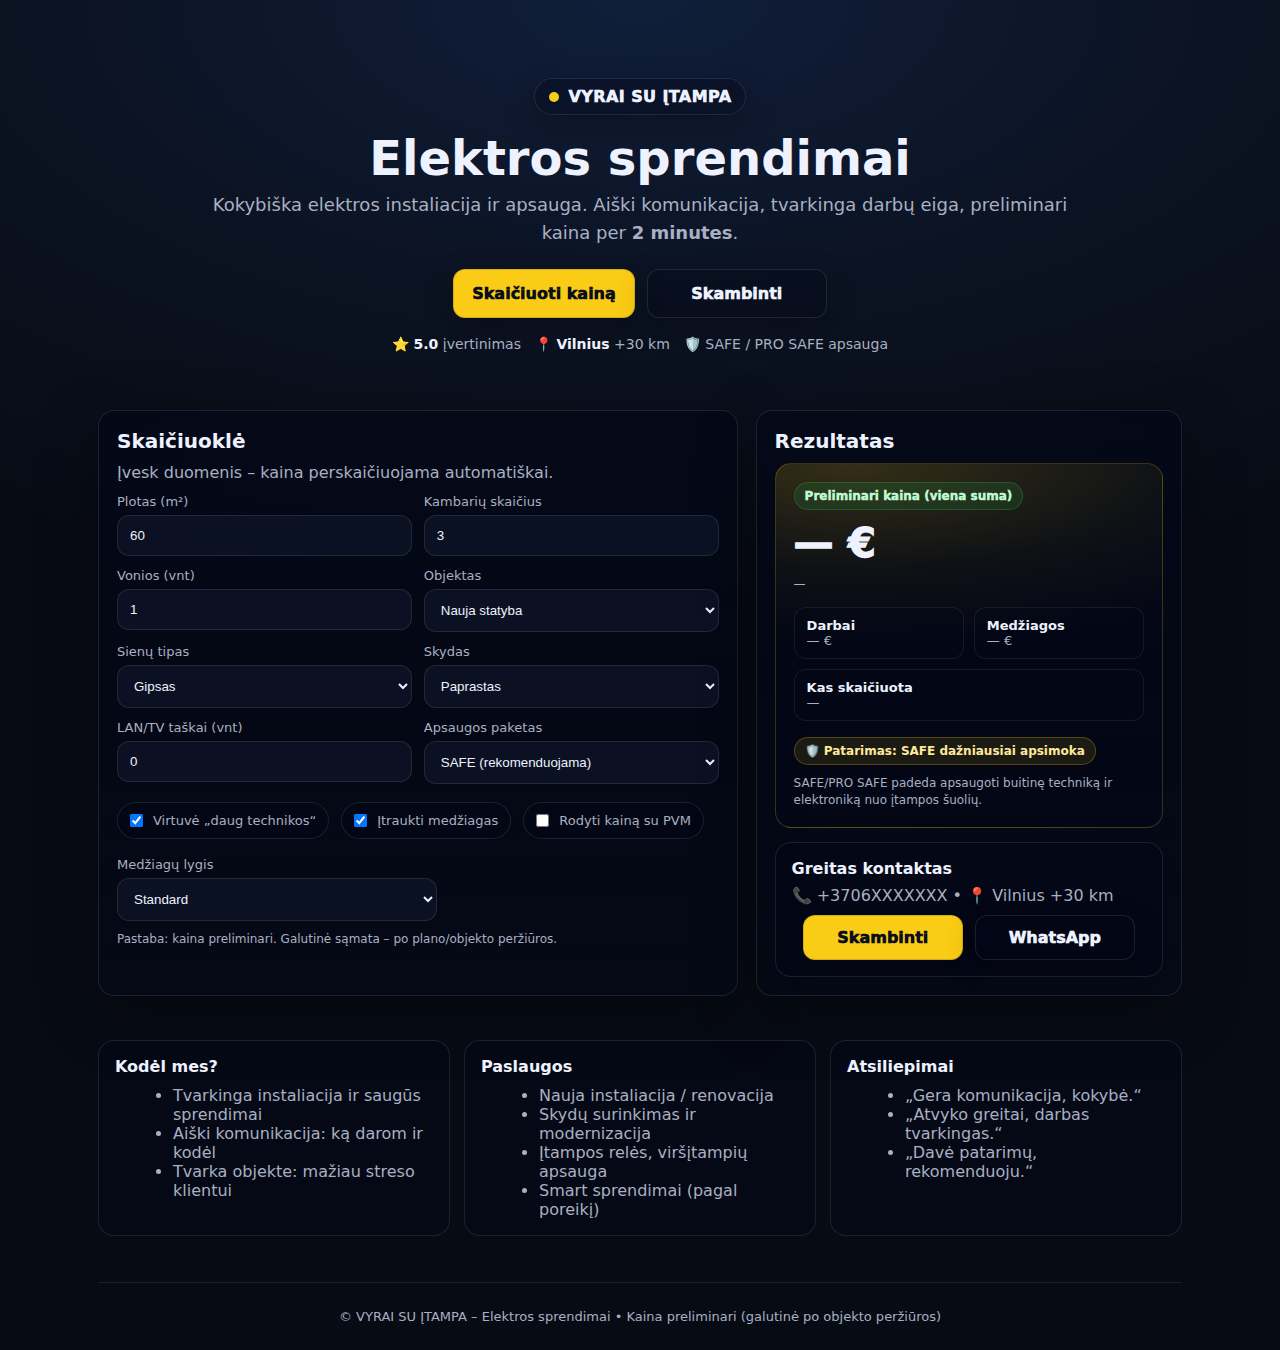
<file: index.html>
<!DOCTYPE html>
<html lang="lt">
<head>
  <meta charset="UTF-8" />
  <meta name="viewport" content="width=device-width,initial-scale=1" />
  <title>VYRAI SU ĮTAMPA – Elektros sprendimai</title>
  <meta name="description" content="Elektros instaliacija, skydai ir apsauga Vilniuje. Preliminari kaina per 2 minutes." />
  <meta name="theme-color" content="#0b1220" />
  <style>
    :root{
      --bg:#0b1220;
      --muted:#a8b0c2;
      --text:#eef2ff;
      --line:rgba(255,255,255,.10);
      --accent:#facc15;
      --shadow: 0 18px 60px rgba(0,0,0,.35);
      --radius: 16px;
    }
    *{box-sizing:border-box}
    body{
      margin:0;
      font-family: ui-sans-serif, system-ui, -apple-system, Segoe UI, Roboto, Arial, "Noto Sans", sans-serif;
      background: radial-gradient(1200px 600px at 50% 0%, #101e3a 0%, var(--bg) 55%, #070b14 100%);
      color:var(--text);
    }
    .container{max-width:1120px;margin:0 auto;padding:0 18px}
    a{color:inherit;text-decoration:none}
    .hero{padding:78px 0 34px;text-align:center}
    .brand{
      display:inline-flex;align-items:center;gap:10px;
      padding:8px 14px;border:1px solid var(--line);
      border-radius:999px;background:rgba(2,6,23,.35);
      box-shadow: 0 10px 30px rgba(0,0,0,.25);
      font-weight:950; letter-spacing:.4px;
    }
    .brand .dot{width:10px;height:10px;border-radius:50%;background:var(--accent)}
    h1{margin:18px 0 8px;font-size:48px;line-height:1.05}
    .subtitle{margin:0 auto;max-width:860px;color:var(--muted);font-size:18px;line-height:1.55}
    .cta{margin-top:22px;display:flex;gap:12px;justify-content:center;flex-wrap:wrap}
    .btn{
      display:inline-flex;align-items:center;justify-content:center;
      padding:14px 18px;border-radius:12px;border:1px solid var(--line);
      font-weight:950;min-width:180px;
      box-shadow: 0 10px 30px rgba(0,0,0,.25);
      transition:.15s transform ease, .15s opacity ease;
    }
    .btn:hover{transform:translateY(-1px);opacity:.98}
    .btn.primary{background:var(--accent);color:#0a0f1c;border-color:rgba(0,0,0,.15)}
    .btn.ghost{background:rgba(2,6,23,.35)}
    .trust{margin-top:18px;color:var(--muted);font-size:14px;display:flex;gap:14px;justify-content:center;flex-wrap:wrap}
    .trust b{color:var(--text)}
    .grid{display:grid;grid-template-columns:1.2fr .8fr;gap:18px;margin: 24px 0 44px}
    @media (max-width: 980px){ .grid{grid-template-columns:1fr} h1{font-size:38px} }
    .card{
      background: linear-gradient(180deg, rgba(2,6,23,.65) 0%, rgba(2,6,23,.35) 100%);
      border:1px solid var(--line);
      border-radius: var(--radius);
      padding:18px;
      box-shadow: var(--shadow);
    }
    .card h2{margin:0 0 10px;font-size:20px}
    .muted{color:var(--muted)}
    .calc{display:grid;grid-template-columns:1fr 1fr;gap:12px;margin-top:12px}
    @media (max-width:720px){ .calc{grid-template-columns:1fr} }
    label{display:block;font-size:13px;color:var(--muted);margin-bottom:6px}
    input,select{
      width:100%;padding:12px;border-radius:12px;border:1px solid var(--line);
      background: rgba(15,23,42,.65); color:var(--text); outline:none;
    }
    input:focus,select:focus{border-color: rgba(250,204,21,.55); box-shadow: 0 0 0 4px rgba(250,204,21,.12);}
    .row2{grid-column:1/-1}
    .switches{display:flex;gap:12px;flex-wrap:wrap;margin-top:6px}
    .chip{
      display:inline-flex;align-items:center;gap:10px;
      padding:10px 12px;border:1px solid var(--line);
      border-radius:999px;background: rgba(2,6,23,.35);
      user-select:none;
    }
    .chip input{width:auto;margin:0}
    .result{
      display:flex;flex-direction:column;gap:10px;padding:18px;border-radius: var(--radius);
      background: radial-gradient(800px 260px at 20% 0%, rgba(250,204,21,.20) 0%, rgba(250,204,21,.05) 40%, rgba(0,0,0,0) 70%),
                  rgba(2,6,23,.45);
      border: 1px solid rgba(250,204,21,.22);
    }
    .pill{
      display:inline-flex;gap:8px;font-size:12px;padding:6px 10px;border-radius:999px;
      background: rgba(34,197,94,.12); border:1px solid rgba(34,197,94,.25); color:#bff7d0; font-weight:950; width:max-content
    }
    .price{font-size:40px;font-weight:980;letter-spacing:.2px}
    .hint{font-size:12px;color:var(--muted);line-height:1.4}
    .breakdown{margin-top:4px;display:grid;grid-template-columns:1fr 1fr;gap:10px;color:var(--muted);font-size:13px}
    .breakdown div{padding:10px 12px;border-radius:12px;border:1px solid rgba(255,255,255,.08);background: rgba(2,6,23,.30)}
    .note{margin-top:10px;color:var(--muted);font-size:12px;line-height:1.45}
    .cards3{display:grid;grid-template-columns:repeat(3,1fr);gap:14px}
    @media (max-width:980px){ .cards3{grid-template-columns:1fr} }
    .mini{background: rgba(2,6,23,.35); border:1px solid var(--line); border-radius: var(--radius); padding:16px}
    .mini h3{margin:0 0 8px;font-size:16px}
    ul{margin:10px 0 0 18px;color:var(--muted)}
    .footer{margin-top:46px;padding:26px 0;border-top:1px solid rgba(255,255,255,.08);color:var(--muted);font-size:13px;text-align:center}
    .inline-links{display:flex;gap:12px;justify-content:center;flex-wrap:wrap;margin-top:10px}
    .badge{
      display:inline-flex;align-items:center;gap:8px;
      font-size:12px;font-weight:900;
      padding:6px 10px;border-radius:999px;
      background:rgba(250,204,21,.10);
      border:1px solid rgba(250,204,21,.25);
      color:#ffe89a;
      width:max-content;
      margin-top:6px;
    }
    /* debug – pasirodo tik jei JS randa problemą */
    #debugBox{
      display:none;
      margin-top:12px;
      padding:10px 12px;
      border-radius:12px;
      border:1px solid rgba(239,68,68,.35);
      background: rgba(239,68,68,.10);
      color:#fecaca;
      font-size:12px;
      line-height:1.45;
      white-space:pre-wrap;
    }
  </style>
</head>

<body>
  <div class="hero">
    <div class="container">
      <div class="brand"><span class="dot"></span> VYRAI SU ĮTAMPA</div>
      <h1>Elektros sprendimai</h1>
      <p class="subtitle">
        Kokybiška elektros instaliacija ir apsauga. Aiški komunikacija, tvarkinga darbų eiga,
        preliminari kaina per <b>2 minutes</b>.
      </p>

      <div class="cta">
        <a class="btn primary" href="#skaiciuokle">Skaičiuoti kainą</a>
        <a class="btn ghost" href="tel:+3706XXXXXXX">Skambinti</a>
      </div>

      <div class="trust">
        <span>⭐ <b>5.0</b> įvertinimas</span>
        <span>📍 <b>Vilnius</b> +30 km</span>
        <span>🛡️ SAFE / PRO SAFE apsauga</span>
      </div>
    </div>
  </div>

  <div class="container">
    <div class="grid">
      <!-- SKAIČIUOKLĖ -->
      <div class="card" id="skaiciuokle">
        <h2>Skaičiuoklė</h2>
        <div class="muted">Įvesk duomenis – kaina perskaičiuojama automatiškai.</div>

        <form id="calcForm">
          <div class="calc">
            <div>
              <label>Plotas (m²)</label>
              <input id="area" type="number" min="10" step="1" value="60" />
            </div>

            <div>
              <label>Kambarių skaičius</label>
              <input id="rooms" type="number" min="1" step="1" value="3" />
            </div>

            <div>
              <label>Vonios (vnt)</label>
              <input id="baths" type="number" min="0" step="1" value="1" />
            </div>

            <div>
              <label>Objektas</label>
              <select id="objectType">
                <option value="new" selected>Nauja statyba</option>
                <option value="reno">Renovacija</option>
              </select>
            </div>

            <div>
              <label>Sienų tipas</label>
              <select id="walls">
                <option value="gipsas" selected>Gipsas</option>
                <option value="blokeliai">Blokeliai</option>
                <option value="betonas">Betonas</option>
              </select>
            </div>

            <div>
              <label>Skydas</label>
              <select id="board">
                <option value="paprastas" selected>Paprastas</option>
                <option value="vidutinis">Vidutinis</option>
                <option value="pro">Pro</option>
              </select>
            </div>

            <div>
              <label>LAN/TV taškai (vnt)</label>
              <input id="lan" type="number" min="0" step="1" value="0" />
            </div>

            <div>
              <label>Apsaugos paketas</label>
              <select id="bundle">
                <option value="none">Nėra</option>
                <option value="safe" selected>SAFE (rekomenduojama)</option>
                <option value="pros">PRO SAFE</option>
              </select>
            </div>

            <div class="row2">
              <div class="switches">
                <label class="chip">
                  <input id="kitchen" type="checkbox" checked />
                  Virtuvė „daug technikos“
                </label>

                <label class="chip">
                  <input id="includeMaterials" type="checkbox" checked />
                  Įtraukti medžiagas
                </label>

                <label class="chip">
                  <input id="showVat" type="checkbox" />
                  Rodyti kainą su PVM
                </label>
              </div>

              <div id="materialsLevelWrap" style="margin-top:12px; max-width:320px;">
                <label>Medžiagų lygis</label>
                <select id="materialsLevel">
                  <option value="basic">Basic</option>
                  <option value="standard" selected>Standard</option>
                  <option value="premium">Premium</option>
                </select>
              </div>

              <div class="note">
                Pastaba: kaina preliminari. Galutinė sąmata – po plano/objekto peržiūros.
              </div>

              <div id="debugBox"></div>
            </div>
          </div>
        </form>
      </div>

      <!-- REZULTATAS -->
      <div class="card">
        <h2>Rezultatas</h2>
        <div class="result">
          <span class="pill">Preliminari kaina (viena suma)</span>
          <div class="price" id="totalPrice">— €</div>
          <div class="hint" id="vatHint">—</div>

          <div class="breakdown">
            <div><b style="color:var(--text)">Darbai</b><br/><span id="workPrice">— €</span></div>
            <div><b style="color:var(--text)">Medžiagos</b><br/><span id="materialsPrice">— €</span></div>
            <div style="grid-column:1/-1">
              <b style="color:var(--text)">Kas skaičiuota</b><br/>
              <span class="muted" id="includedText">—</span>
            </div>
          </div>

          <span class="badge">🛡️ Patarimas: SAFE dažniausiai apsimoka</span>
          <div class="hint">
            SAFE/PRO SAFE padeda apsaugoti buitinę techniką ir elektroniką nuo įtampos šuolių.
          </div>
        </div>

        <div class="mini" style="margin-top:14px">
          <h3>Greitas kontaktas</h3>
          <div class="muted"><b style="color:var(--text)">📞</b> +3706XXXXXXX • <b style="color:var(--text)">📍</b> Vilnius +30 km</div>
          <div class="inline-links">
            <a class="btn primary" style="min-width:160px; padding:12px 14px" href="tel:+3706XXXXXXX">Skambinti</a>
            <a class="btn ghost" style="min-width:160px; padding:12px 14px" target="_blank" href="https://wa.me/3706XXXXXXX">WhatsApp</a>
          </div>
        </div>
      </div>
    </div>

    <div class="cards3">
      <div class="mini">
        <h3>Kodėl mes?</h3>
        <ul>
          <li>Tvarkinga instaliacija ir saugūs sprendimai</li>
          <li>Aiški komunikacija: ką darom ir kodėl</li>
          <li>Tvarka objekte: mažiau streso klientui</li>
        </ul>
      </div>

      <div class="mini">
        <h3>Paslaugos</h3>
        <ul>
          <li>Nauja instaliacija / renovacija</li>
          <li>Skydų surinkimas ir modernizacija</li>
          <li>Įtampos relės, viršįtampių apsauga</li>
          <li>Smart sprendimai (pagal poreikį)</li>
        </ul>
      </div>

      <div class="mini">
        <h3>Atsiliepimai</h3>
        <ul>
          <li>„Gera komunikacija, kokybė.“</li>
          <li>„Atvyko greitai, darbas tvarkingas.“</li>
          <li>„Davė patarimų, rekomenduoju.“</li>
        </ul>
      </div>
    </div>

    <div class="footer">
      © <span id="year"></span> VYRAI SU ĮTAMPA – Elektros sprendimai • Kaina preliminari (galutinė po objekto peržiūros)
    </div>
  </div>

  <!-- JS atskirai -->
  <script src="app.js?v=1"></script>
</body>
</html>
</file>
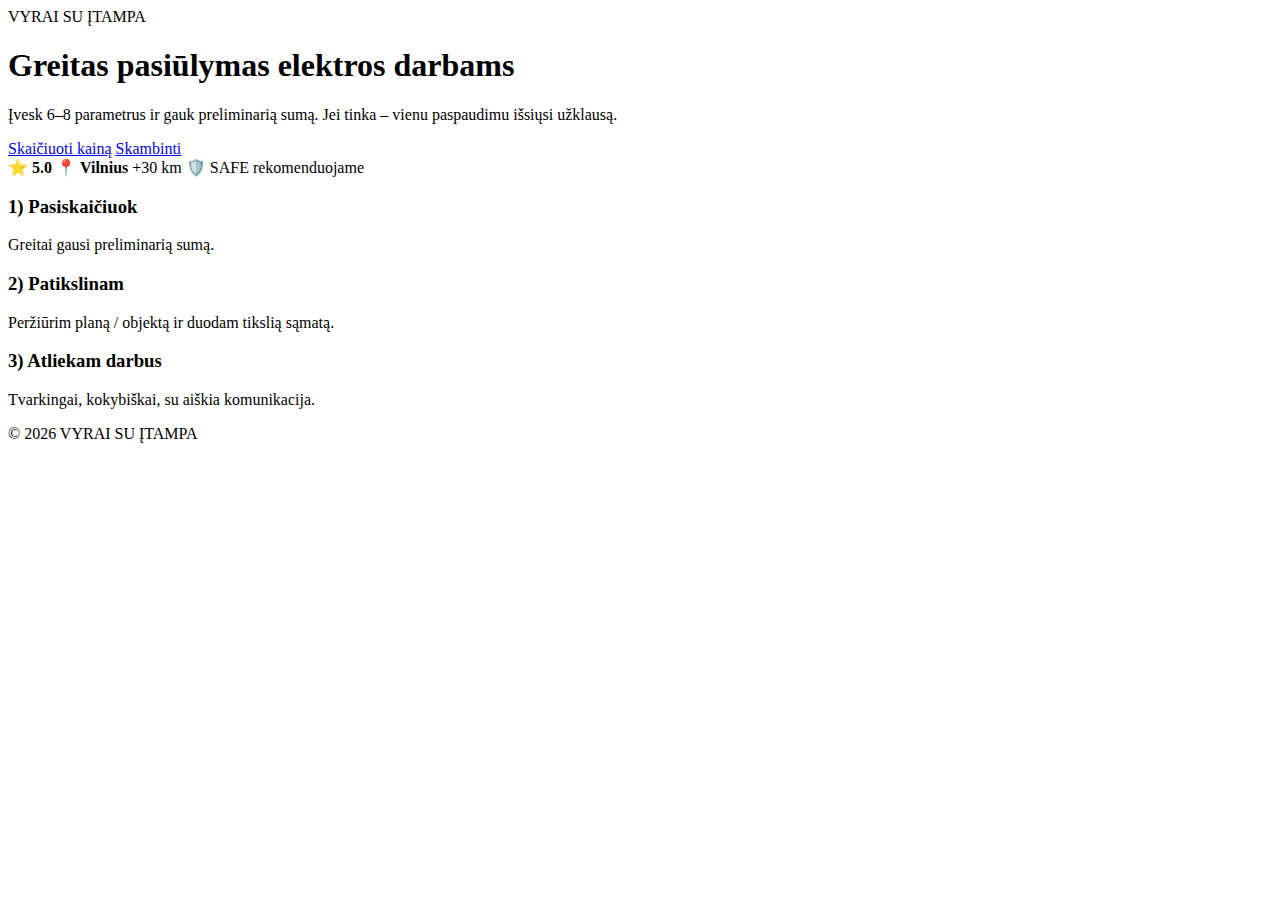
<file: paslaugos.html>
<!DOCTYPE html>
<html lang="lt">
<head>
  <meta charset="UTF-8" />
  <meta name="viewport" content="width=device-width,initial-scale=1" />
  <title>VYRAI SU ĮTAMPA – Greitas pasiūlymas</title>
  <meta name="description" content="Greitas pasiūlymas elektros darbams. Skaičiuoklė per 2 minutes." />
  <link rel="stylesheet" href="styles.css?v=999">
</head>
<body>
  <header class="hero">
    <div class="container">
      <div class="brand"><span class="dot"></span> VYRAI SU ĮTAMPA</div>
      <h1>Greitas pasiūlymas elektros darbams</h1>
      <p class="subtitle">
        Įvesk 6–8 parametrus ir gauk preliminarią sumą. Jei tinka – vienu paspaudimu išsiųsi užklausą.
      </p>
      <div class="cta">
        <a class="btn primary" href="index.html#skaiciuokle">Skaičiuoti kainą</a>
        <!-- PAKEISK NUMERĮ -->
        <a class="btn ghost" href="tel:+3706XXXXXXX">Skambinti</a>
      </div>
      <div class="trust">
        <span>⭐ <b>5.0</b></span>
        <span>📍 <b>Vilnius</b> +30 km</span>
        <span>🛡️ SAFE rekomenduojame</span>
      </div>
    </div>
  </header>

  <main class="container">
    <section class="cards3">
      <div class="mini">
        <h3>1) Pasiskaičiuok</h3>
        <p class="muted">Greitai gausi preliminarią sumą.</p>
      </div>
      <div class="mini">
        <h3>2) Patikslinam</h3>
        <p class="muted">Peržiūrim planą / objektą ir duodam tikslią sąmatą.</p>
      </div>
      <div class="mini">
        <h3>3) Atliekam darbus</h3>
        <p class="muted">Tvarkingai, kokybiškai, su aiškia komunikacija.</p>
      </div>
    </section>

    <footer class="footer">© <span id="year"></span> VYRAI SU ĮTAMPA</footer>
  </main>

  <script>
    const y = document.getElementById("year");
    if (y) y.textContent = String(new Date().getFullYear());
  </script>
</body>
</html>
</file>
<file: styles.css>

</file>
